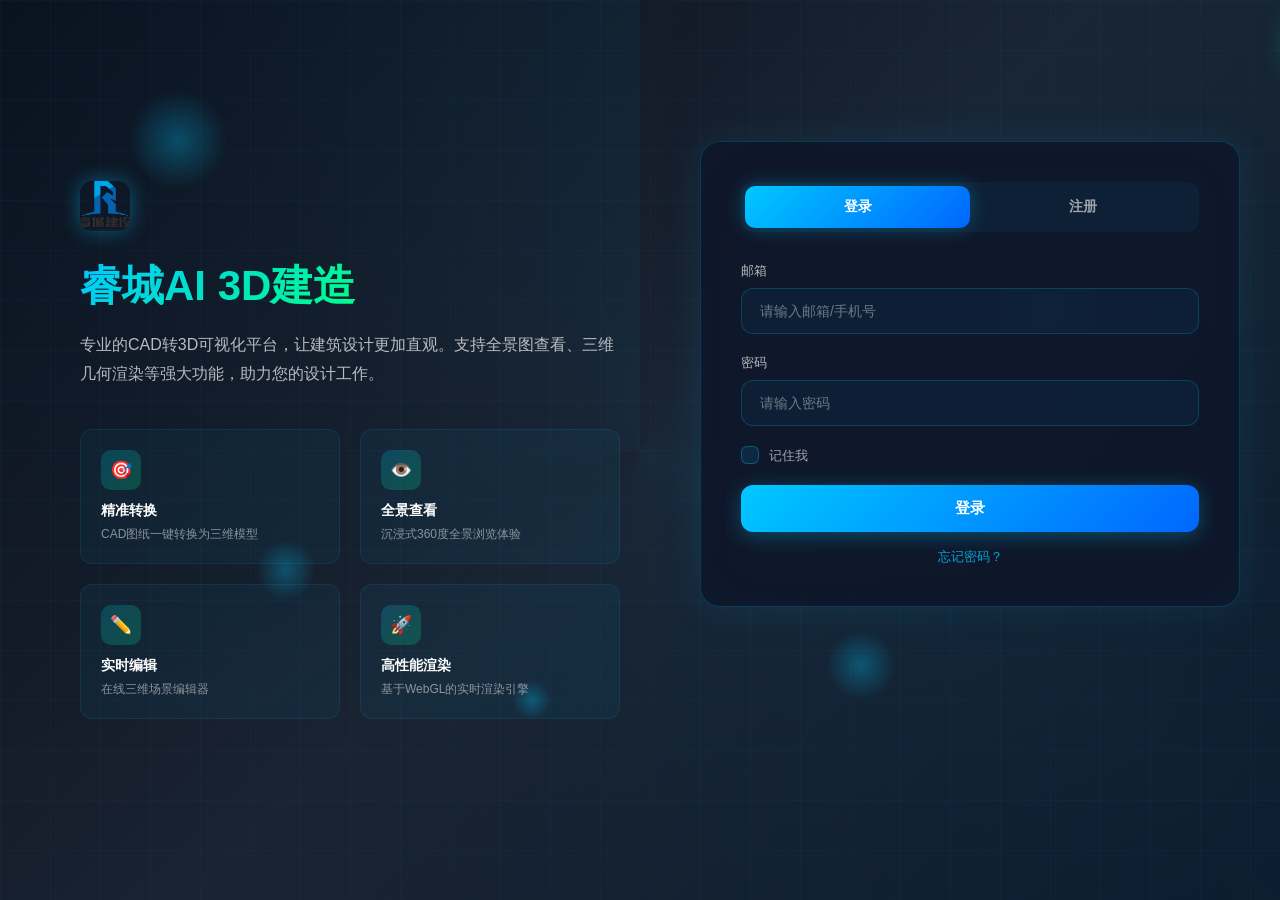
<file: index.html>
<!DOCTYPE html>
<html lang="zh-CN">
<head>
    <meta charset="UTF-8">
    <meta name="viewport" content="width=device-width, initial-scale=1.0">
    <title>睿城AI 3D建造 - 登录注册</title>
    <link rel="stylesheet" href="styles/login.css">
</head>
<body>
    <div class="bg-animation">
        <div class="grid-lines"></div>
        <div class="floating-elements">
            <div class="float"></div>
            <div class="float"></div>
            <div class="float"></div>
            <div class="float"></div>
            <div class="float"></div>
        </div>
    </div>

    <div class="container">
        <div class="wrapper">
            <div class="info-section">
                <div class="logo">
                    <div class="logo-icon"><img src="images/logo.png" alt="睿城AI"></div>
                </div>
                
                <h1 class="title">
                    <span class="title-highlight">睿城AI  3D建造</span>
                </h1>
                
                <p class="description">
                    专业的CAD转3D可视化平台，让建筑设计更加直观。支持全景图查看、三维几何渲染等强大功能，助力您的设计工作。
                </p>
                
                <div class="features">
                    <div class="feature-card">
                        <div class="feature-icon">🎯</div>
                        <div class="feature-title">精准转换</div>
                        <div class="feature-desc">CAD图纸一键转换为三维模型</div>
                    </div>
                    <div class="feature-card">
                        <div class="feature-icon">👁️</div>
                        <div class="feature-title">全景查看</div>
                        <div class="feature-desc">沉浸式360度全景浏览体验</div>
                    </div>
                    <div class="feature-card">
                        <div class="feature-icon">✏️</div>
                        <div class="feature-title">实时编辑</div>
                        <div class="feature-desc">在线三维场景编辑器</div>
                    </div>
                    <div class="feature-card">
                        <div class="feature-icon">🚀</div>
                        <div class="feature-title">高性能渲染</div>
                        <div class="feature-desc">基于WebGL的实时渲染引擎</div>
                    </div>
                </div>
            </div>

            <div class="form-section">
                <div class="form-container">
                    <div class="form-tabs">
                        <div class="tab active" data-tab="login">登录</div>
                        <div class="tab" data-tab="register">注册</div>
                    </div>

                    <form id="login-form" class="form active">
                        <div class="form-group">
                            <label class="form-label">邮箱</label>
                            <input type="email" class="form-input" placeholder="请输入邮箱/手机号" required>
                        </div>
                        <div class="form-group">
                            <label class="form-label">密码</label>
                            <input type="password" class="form-input" placeholder="请输入密码" required>
                        </div>
                        <div class="checkbox-group">
                            <label class="checkbox-wrapper">
                                <input type="checkbox" id="remember" class="checkbox">
                                <span class="checkbox-custom"></span>
                            </label>
                            <label for="remember" class="checkbox-label">记住我</label>
                        </div>
                        <button type="submit" class="btn-primary">登录</button>
                        <div class="forgot-link">
                            <a href="forgot-password.html">忘记密码？</a>
                        </div>
                    </form>

                    <form id="register-form" class="form">
                        <div class="form-row">
                            <div class="form-group">
                                <label class="form-label">姓名</label>
                                <input type="text" class="form-input" placeholder="请输入姓名" required>
                            </div>
                            <div class="form-group">
                                <label class="form-label">手机号</label>
                                <input type="tel" class="form-input" placeholder="请输入手机号" required>
                            </div>
                        </div>
                        <div class="form-group">
                            <label class="form-label">邮箱</label>
                            <input type="email" class="form-input" placeholder="请输入邮箱地址" required>
                        </div>
                        <div class="form-group">
                            <label class="form-label">密码</label>
                            <input type="password" class="form-input" placeholder="请输入密码（至少6位）" required>
                        </div>
                        <div class="form-group">
                            <label class="form-label">确认密码</label>
                            <input type="password" class="form-input" placeholder="请再次输入密码" required>
                        </div>
                        <div class="checkbox-group">
                            <label class="checkbox-wrapper">
                                <input type="checkbox" id="agree" class="checkbox" required>
                                <span class="checkbox-custom"></span>
                            </label>
                            <label for="agree" class="checkbox-label">我已阅读并同意<a href="#">用户协议</a>和<a href="#">隐私政策</a></label>
                        </div>
                        <button type="submit" class="btn-primary">注册</button>
                        <div class="terms-text">
                            注册即表示您同意我们的服务条款和隐私政策
                        </div>
                    </form>
                </div>
            </div>
        </div>
    </div>

    <div class="success-message" id="success-message">
        ✅ 操作成功！
    </div>

    <script src="js/login.js"></script>
</body>
</html>
</file>
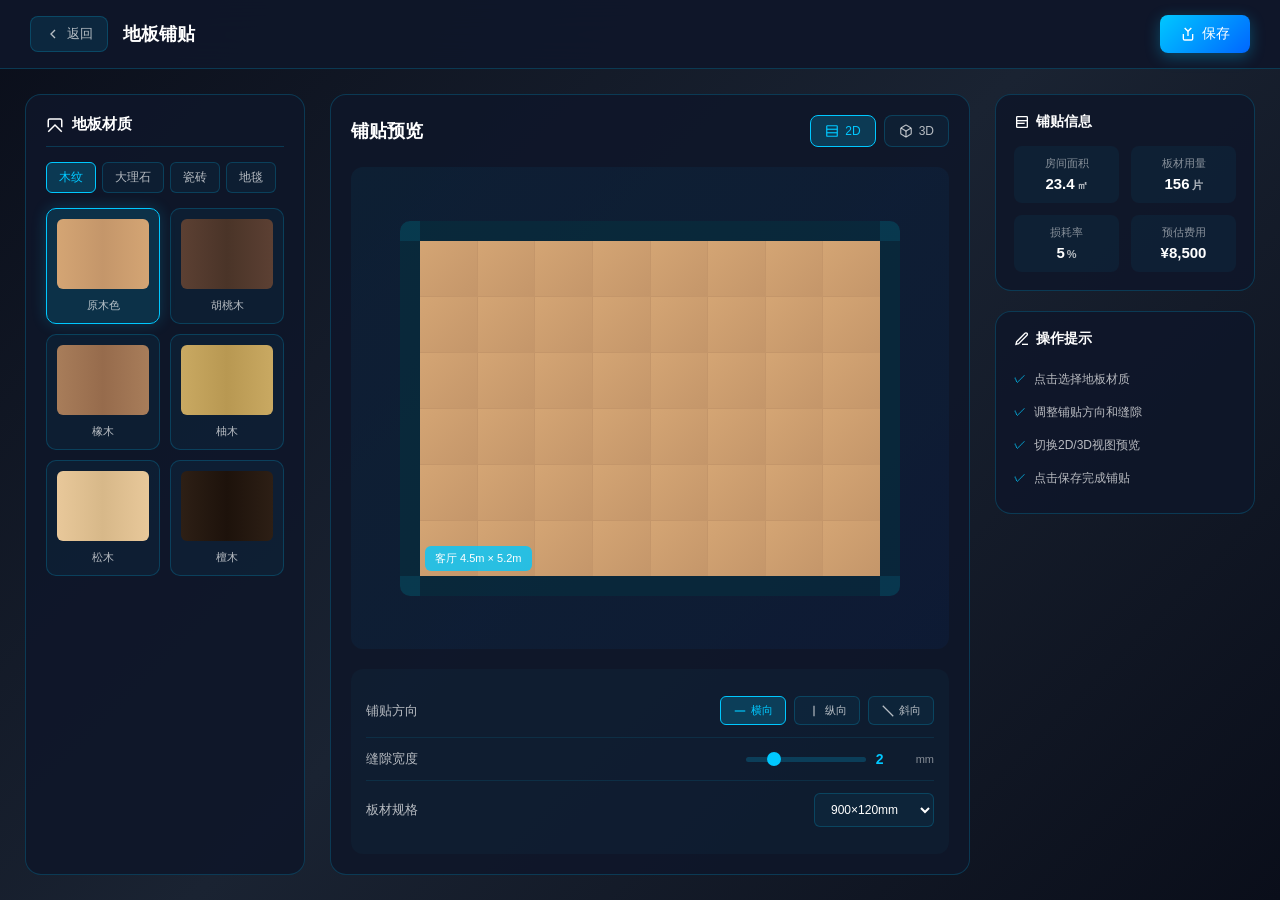
<file: floor-pattern.html>
<!DOCTYPE html>
<html lang="zh-CN">
<head>
    <meta charset="UTF-8">
    <meta name="viewport" content="width=device-width, initial-scale=1.0">
    <title>睿城AI - 地板铺贴</title>
    <link rel="stylesheet" href="styles/floor-pattern.css">
</head>
<body>
    <div class="page-container">
        <header class="page-header">
            <div class="header-left">
                <button class="back-btn" id="back-btn">
                    <svg viewBox="0 0 24 24" fill="none" stroke="currentColor" stroke-width="2">
                        <path d="M15 18l-6-6 6-6"></path>
                    </svg>
                    <span>返回</span>
                </button>
                <h1 class="page-title">地板铺贴</h1>
            </div>
            <div class="header-right">
                <button class="save-btn" id="save-btn">
                    <svg viewBox="0 0 24 24" fill="none" stroke="currentColor" stroke-width="2">
                        <path d="M19 12v7a2 2 0 0 1-2 2H7a2 2 0 0 1-2-2v-7"></path>
                        <polyline points="17 3 12 8 7 3"></polyline>
                        <line x1="12" y1="8" x2="12" y2="15"></line>
                    </svg>
                    <span>保存</span>
                </button>
            </div>
        </header>

        <main class="main-content">
            <aside class="pattern-panel">
                <h3 class="panel-title">
                    <svg viewBox="0 0 24 24" fill="none" stroke="currentColor" stroke-width="2">
                        <path d="M21 15V6a2 2 0 0 0-2-2H5a2 2 0 0 0-2 2v9"></path>
                        <polyline points="3 21 12 12 21 21"></polyline>
                    </svg>
                    地板材质
                </h3>
                
                <div class="pattern-categories">
                    <button class="category-btn active" data-category="wood">木纹</button>
                    <button class="category-btn" data-category="marble">大理石</button>
                    <button class="category-btn" data-category="tile">瓷砖</button>
                    <button class="category-btn" data-category="carpet">地毯</button>
                </div>

                <div class="pattern-grid" id="pattern-grid">
                    <div class="pattern-item" data-pattern="wood-1">
                        <div class="pattern-preview wood-pattern-1"></div>
                        <span class="pattern-name">原木色</span>
                    </div>
                    <div class="pattern-item" data-pattern="wood-2">
                        <div class="pattern-preview wood-pattern-2"></div>
                        <span class="pattern-name">胡桃木</span>
                    </div>
                    <div class="pattern-item" data-pattern="wood-3">
                        <div class="pattern-preview wood-pattern-3"></div>
                        <span class="pattern-name">橡木</span>
                    </div>
                    <div class="pattern-item" data-pattern="wood-4">
                        <div class="pattern-preview wood-pattern-4"></div>
                        <span class="pattern-name">柚木</span>
                    </div>
                    <div class="pattern-item" data-pattern="wood-5">
                        <div class="pattern-preview wood-pattern-5"></div>
                        <span class="pattern-name">松木</span>
                    </div>
                    <div class="pattern-item" data-pattern="wood-6">
                        <div class="pattern-preview wood-pattern-6"></div>
                        <span class="pattern-name">檀木</span>
                    </div>
                </div>
            </aside>

            <section class="preview-section">
                <div class="section-header">
                    <h2 class="section-title">铺贴预览</h2>
                    <div class="view-controls">
                        <button class="view-btn active" data-view="2d">
                            <svg viewBox="0 0 24 24" fill="none" stroke="currentColor" stroke-width="2">
                                <rect x="3" y="3" width="18" height="18" rx="1"></rect>
                                <line x1="3" y1="9" x2="21" y2="9"></line>
                                <line x1="3" y1="15" x2="21" y2="15"></line>
                            </svg>
                            <span>2D</span>
                        </button>
                        <button class="view-btn" data-view="3d">
                            <svg viewBox="0 0 24 24" fill="none" stroke="currentColor" stroke-width="2">
                                <path d="M21 16V8a2 2 0 0 0-1-1.73l-7-4a2 2 0 0 0-2 0l-7 4A2 2 0 0 0 3 8v8a2 2 0 0 0 1 1.73l7 4a2 2 0 0 0 2 0l7-4A2 2 0 0 0 21 16z"></path>
                                <polyline points="3.27 6.96 12 12.01 20.73 6.96"></polyline>
                                <line x1="12" y1="22.08" x2="12" y2="12"></line>
                            </svg>
                            <span>3D</span>
                        </button>
                    </div>
                </div>

                <div class="preview-container">
                    <div class="room-preview" id="room-preview">
                        <div class="room-layout">
                            <div class="room-wall north"></div>
                            <div class="room-wall south"></div>
                            <div class="room-wall east"></div>
                            <div class="room-wall west"></div>
                            <div class="floor-area" id="floor-area">
                                <div class="floor-grid" id="floor-grid"></div>
                            </div>
                            <div class="room-label">客厅 4.5m × 5.2m</div>
                        </div>
                    </div>
                </div>

                <div class="floor-settings">
                    <div class="setting-row">
                        <label>铺贴方向</label>
                        <div class="direction-buttons">
                            <button class="direction-btn active" data-direction="horizontal">
                                <svg viewBox="0 0 24 24" fill="none" stroke="currentColor" stroke-width="2">
                                    <line x1="3" y1="12" x2="21" y2="12"></line>
                                </svg>
                                <span>横向</span>
                            </button>
                            <button class="direction-btn" data-direction="vertical">
                                <svg viewBox="0 0 24 24" fill="none" stroke="currentColor" stroke-width="2">
                                    <line x1="12" y1="3" x2="12" y2="21"></line>
                                </svg>
                                <span>纵向</span>
                            </button>
                            <button class="direction-btn" data-direction="diagonal">
                                <svg viewBox="0 0 24 24" fill="none" stroke="currentColor" stroke-width="2">
                                    <line x1="3" y1="3" x2="21" y2="21"></line>
                                </svg>
                                <span>斜向</span>
                            </button>
                        </div>
                    </div>

                    <div class="setting-row">
                        <label>缝隙宽度</label>
                        <div class="gap-control">
                            <input type="range" id="gap-slider" min="0" max="10" value="2">
                            <span id="gap-value">2</span>
                            <span class="gap-unit">mm</span>
                        </div>
                    </div>

                    <div class="setting-row">
                        <label>板材规格</label>
                        <select class="spec-select">
                            <option value="900x120">900×120mm</option>
                            <option value="1200x150">1200×150mm</option>
                            <option value="1500x150">1500×150mm</option>
                            <option value="1800x150">1800×150mm</option>
                            <option value="600x600">600×600mm</option>
                        </select>
                    </div>
                </div>
            </section>

            <aside class="info-panel">
                <div class="info-card">
                    <h3 class="card-title">
                        <svg viewBox="0 0 24 24" fill="none" stroke="currentColor" stroke-width="2">
                            <rect x="4" y="4" width="16" height="16" rx="1"></rect>
                            <line x1="4" y1="10" x2="20" y2="10"></line>
                            <line x1="4" y1="14" x2="16" y2="14"></line>
                        </svg>
                        铺贴信息
                    </h3>
                    <div class="info-grid">
                        <div class="info-item">
                            <span class="info-label">房间面积</span>
                            <span class="info-value">23.4<span class="info-unit">㎡</span></span>
                        </div>
                        <div class="info-item">
                            <span class="info-label">板材用量</span>
                            <span class="info-value">156<span class="info-unit">片</span></span>
                        </div>
                        <div class="info-item">
                            <span class="info-label">损耗率</span>
                            <span class="info-value">5<span class="info-unit">%</span></span>
                        </div>
                        <div class="info-item">
                            <span class="info-label">预估费用</span>
                            <span class="info-value">¥8,500</span>
                        </div>
                    </div>
                </div>

                <div class="info-card">
                    <h3 class="card-title">
                        <svg viewBox="0 0 24 24" fill="none" stroke="currentColor" stroke-width="2">
                            <path d="M12 20h9"></path>
                            <path d="M16.5 3.5a2.121 2.121 0 0 1 3 3L7 19l-4 1 1-4L16.5 3.5z"></path>
                        </svg>
                        操作提示
                    </h3>
                    <ul class="tip-list">
                        <li>点击选择地板材质</li>
                        <li>调整铺贴方向和缝隙</li>
                        <li>切换2D/3D视图预览</li>
                        <li>点击保存完成铺贴</li>
                    </ul>
                </div>
            </aside>
        </main>
    </div>

    <script src="js/floor-pattern.js"></script>
</body>
</html>
</file>
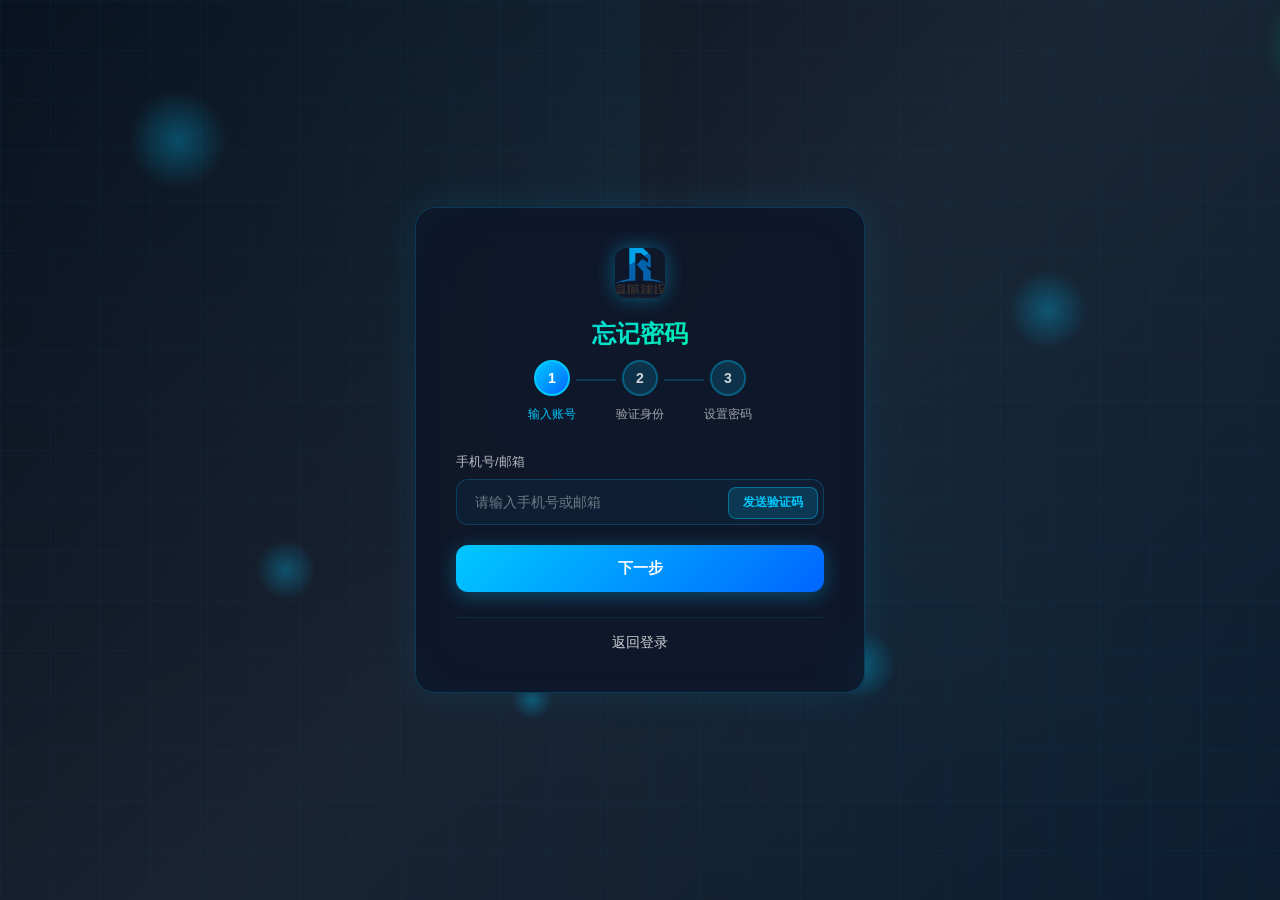
<file: forgot-password.html>
<!DOCTYPE html>
<html lang="zh-CN">
<head>
    <meta charset="UTF-8">
    <meta name="viewport" content="width=device-width, initial-scale=1.0">
    <title>睿城AI 3D建造 - 忘记密码</title>
    <link rel="stylesheet" href="styles/login.css">
    <style>
        :root {
            --text-primary: #ffffff;
            --text-secondary: rgba(255, 255, 255, 0.8);
            --text-muted: rgba(255, 255, 255, 0.6);
            --accent-primary: #00c8ff;
            --accent-secondary: #0066ff;
            --border-color: rgba(0, 200, 255, 0.3);
        }

        .step-indicator {
            display: flex;
            justify-content: center;
            margin-bottom: 30px;
            gap: 40px;
        }

        .step {
            display: flex;
            flex-direction: column;
            align-items: center;
            position: relative;
        }

        .step-number {
            width: 36px;
            height: 36px;
            border-radius: 50%;
            background: rgba(0, 200, 255, 0.15);
            border: 2px solid rgba(0, 200, 255, 0.3);
            display: flex;
            align-items: center;
            justify-content: center;
            font-size: 14px;
            font-weight: 600;
            color: rgba(255, 255, 255, 0.8);
            transition: all 0.3s ease;
        }

        .step.active .step-number {
            background: linear-gradient(135deg, #00c8ff, #0066ff);
            border-color: #00c8ff;
            color: white;
        }

        .step.completed .step-number {
            background: rgba(0, 255, 136, 0.2);
            border-color: #00ff88;
            color: #00ff88;
        }

        .step-label {
            margin-top: 10px;
            font-size: 12px;
            color: rgba(255, 255, 255, 0.6);
        }

        .step.active .step-label {
            color: #00c8ff;
        }

        .step.completed .step-label {
            color: #00ff88;
        }

        .step::after {
            content: '';
            position: absolute;
            top: 32%;
            left: 91%;
            transform: translateY(-50%);
            width: 40px;
            height: 2px;
            background: rgba(0, 200, 255, 0.2);
            margin-left: 4px;
        }

        .step:last-child::after {
            display: none;
        }

        .step.completed::after {
            background: #00ff88;
        }

        .form-step {
            display: none;
        }

        .form-step.active {
            display: block;
            animation: fadeIn 0.3s ease;
        }

        @keyframes fadeIn {
            from { opacity: 0; transform: translateY(10px); }
            to { opacity: 1; transform: translateY(0); }
        }

        .input-group {
            position: relative;
        }

        .input-group .form-input {
            padding-right: 110px;
            height: 46px;
        }

        .send-code-btn {
            position: absolute;
            right: 6px;
            top: 69%;
            transform: translateY(-50%);
            padding: 8px 14px;
            background: rgba(0, 200, 255, 0.15);
            border: 1px solid rgba(0, 200, 255, 0.4);
            border-radius: 8px;
            color: #00c8ff;
            font-size: 12px;
            font-weight: 600;
            cursor: pointer;
            transition: all 0.2s ease;
            white-space: nowrap;
            height: 32px;
            display: flex;
            align-items: center;
            justify-content: center;
        }

        .send-code-btn:hover:not(:disabled) {
            background: rgba(0, 200, 255, 0.25);
            border-color: #00c8ff;
        }

        .send-code-btn:disabled {
            opacity: 0.5;
            cursor: not-allowed;
        }

        .back-link {
            text-align: center;
            margin-top: 25px;
            padding-top: 15px;
            border-top: 1px solid rgba(0, 200, 255, 0.1);
        }

        .back-link a {
            color: rgba(255, 255, 255, 0.8);
            text-decoration: none;
            font-size: 14px;
            transition: color 0.2s ease;
        }

        .back-link a:hover {
            color: #00c8ff;
        }

        .form-step .btn-secondary {
            margin-top: 10px;
        }
    </style>
</head>
<body>
    <div class="bg-animation">
        <div class="grid-lines"></div>
        <div class="floating-elements">
            <div class="float"></div>
            <div class="float"></div>
            <div class="float"></div>
            <div class="float"></div>
            <div class="float"></div>
        </div>
    </div>

    <div class="container">
        <div class="wrapper forgot-wrapper">
            <div class="form-section forgot-section">
                <div class="form-container">
                    <div class="logo">
                        <div class="logo-icon"><img src="images/logo.png" alt="睿城AI"></div>
                    </div>
                    
                    <h2 class="form-title">忘记密码</h2>
                    
                    <div class="step-indicator">
                        <div class="step active" data-step="1">
                            <div class="step-number">1</div>
                            <div class="step-label">输入账号</div>
                        </div>
                        <div class="step" data-step="2">
                            <div class="step-number">2</div>
                            <div class="step-label">验证身份</div>
                        </div>
                        <div class="step" data-step="3">
                            <div class="step-number">3</div>
                            <div class="step-label">设置密码</div>
                        </div>
                    </div>

                    <form id="forgot-form">
                        <div class="form-step active" id="step1">
                            <div class="form-group input-group">
                                <label class="form-label">手机号/邮箱</label>
                                <input type="text" class="form-input" id="account" placeholder="请输入手机号或邮箱">
                                <button type="button" class="send-code-btn" id="send-code-btn">发送验证码</button>
                            </div>
                            <button type="button" class="btn-primary" id="next-step1">下一步</button>
                        </div>

                        <div class="form-step" id="step2">
                            <div class="form-group">
                                <label class="form-label">验证码</label>
                                <input type="text" class="form-input" id="code" placeholder="请输入收到的验证码">
                            </div>
                            <button type="button" class="btn-primary" id="next-step2">下一步</button>
                            <button type="button" class="btn-secondary" id="back-step1">上一步</button>
                        </div>

                        <div class="form-step" id="step3">
                            <div class="form-group">
                                <label class="form-label">新密码</label>
                                <input type="password" class="form-input" id="new-password" placeholder="请输入新密码（至少6位）">
                            </div>
                            <div class="form-group">
                                <label class="form-label">确认密码</label>
                                <input type="password" class="form-input" id="confirm-password" placeholder="请再次输入新密码">
                            </div>
                            <button type="button" class="btn-primary" id="confirm-btn">确认修改</button>
                            <button type="button" class="btn-secondary" id="back-step2">上一步</button>
                        </div>
                    </form>

                    <div class="back-link">
                        <a href="index.html">返回登录</a>
                    </div>
                </div>
            </div>
        </div>
    </div>

    <div class="success-message" id="success-message">
        ✅ 操作成功！
    </div>

    <script src="js/forgot-password.js"></script>
</body>
</html>
</file>
<file: styles/login.css>
* {
    margin: 0;
    padding: 0;
    box-sizing: border-box;
}

body {
    font-family: 'Segoe UI', Tahoma, Geneva, Verdana, sans-serif;
    background: linear-gradient(135deg, #0a0e1a 0%, #1a2332 50%, #0d1526 100%);
    min-height: 100vh;
    overflow: hidden;
    position: relative;
}

.bg-animation {
    position: fixed;
    top: 0;
    left: 0;
    width: 100%;
    height: 100%;
    overflow: hidden;
    z-index: 0;
}

.bg-animation::before {
    content: '';
    position: absolute;
    top: -50%;
    left: -50%;
    width: 200%;
    height: 200%;
    background: conic-gradient(from 0deg, transparent, rgba(0, 200, 255, 0.05), transparent, rgba(0, 200, 255, 0.05));
    animation: rotate 30s linear infinite;
}

@keyframes rotate {
    from { transform: rotate(0deg); }
    to { transform: rotate(360deg); }
}

.grid-lines {
    position: absolute;
    top: 0;
    left: 0;
    width: 100%;
    height: 100%;
    background-image: 
        linear-gradient(rgba(0, 200, 255, 0.03) 1px, transparent 1px),
        linear-gradient(90deg, rgba(0, 200, 255, 0.03) 1px, transparent 1px);
    background-size: 50px 50px;
}

.floating-elements {
    position: absolute;
    width: 100%;
    height: 100%;
}

.float {
    position: absolute;
    border-radius: 50%;
    background: radial-gradient(circle, rgba(0, 200, 255, 0.3) 0%, transparent 70%);
    animation: floatMove 20s ease-in-out infinite;
}

.float:nth-child(1) { width: 100px; height: 100px; top: 10%; left: 10%; animation-delay: 0s; }
.float:nth-child(2) { width: 60px; height: 60px; top: 60%; left: 20%; animation-delay: -5s; }
.float:nth-child(3) { width: 80px; height: 80px; top: 30%; right: 15%; animation-delay: -10s; }
.float:nth-child(4) { width: 40px; height: 40px; bottom: 20%; left: 40%; animation-delay: -15s; }
.float:nth-child(5) { width: 70px; height: 70px; top: 70%; right: 30%; animation-delay: -8s; }

@keyframes floatMove {
    0%, 100% { transform: translateY(0) translateX(0); opacity: 0.5; }
    25% { transform: translateY(-20px) translateX(10px); opacity: 0.8; }
    50% { transform: translateY(-10px) translateX(-10px); opacity: 0.5; }
    75% { transform: translateY(-30px) translateX(5px); opacity: 0.7; }
}

.container {
    position: relative;
    z-index: 10;
    display: flex;
    justify-content: center;
    align-items: center;
    min-height: 100vh;
    padding: 20px;
}

.wrapper {
    display: flex;
    gap: 40px;
    max-width: 1200px;
    width: 100%;
}

.info-section {
    flex: 1;
    color: white;
    padding: 40px;
    animation: slideInLeft 0.6s ease-out;
}

@keyframes slideInLeft {
    from { opacity: 0; transform: translateX(-30px); }
    to { opacity: 1; transform: translateX(0); }
}

.logo {
    display: flex;
    align-items: center;
    gap: 15px;
    margin-bottom: 30px;
}

.logo-icon {
    width: 50px;
    height: 50px;
    border-radius: 12px;
    overflow: hidden;
    box-shadow: 0 0 20px rgba(0, 200, 255, 0.4);
}

.logo-icon img {
    width: 100%;
    height: 100%;
    object-fit: cover;
}

.logo-text {
    font-size: 24px;
    font-weight: 700;
    background: linear-gradient(135deg, #00c8ff, #00ff88);
    -webkit-background-clip: text;
    -webkit-text-fill-color: transparent;
    background-clip: text;
}

.title {
    font-size: 42px;
    font-weight: 800;
    margin-bottom: 20px;
    line-height: 1.2;
}

.title-highlight {
    background: linear-gradient(135deg, #00c8ff, #00ff88);
    -webkit-background-clip: text;
    -webkit-text-fill-color: transparent;
    background-clip: text;
}

.description {
    font-size: 16px;
    color: rgba(255, 255, 255, 0.7);
    margin-bottom: 40px;
    line-height: 1.8;
}

.features {
    display: grid;
    grid-template-columns: 1fr 1fr;
    gap: 20px;
}

.feature-card {
    background: rgba(0, 200, 255, 0.05);
    border: 1px solid rgba(0, 200, 255, 0.1);
    border-radius: 12px;
    padding: 20px;
    transition: all 0.3s ease;
}

.feature-card:hover {
    background: rgba(0, 200, 255, 0.1);
    border-color: rgba(0, 200, 255, 0.3);
    transform: translateY(-2px);
}

.feature-icon {
    width: 40px;
    height: 40px;
    background: linear-gradient(135deg, rgba(0, 200, 255, 0.2), rgba(0, 255, 136, 0.2));
    border-radius: 10px;
    display: flex;
    align-items: center;
    justify-content: center;
    margin-bottom: 12px;
    font-size: 18px;
}

.feature-title {
    font-size: 14px;
    font-weight: 600;
    margin-bottom: 6px;
}

.feature-desc {
    font-size: 12px;
    color: rgba(255, 255, 255, 0.5);
}

.form-section {
    flex: 1;
    animation: slideInRight 0.6s ease-out;
}

@keyframes slideInRight {
    from { opacity: 0; transform: translateX(30px); }
    to { opacity: 1; transform: translateX(0); }
}

.form-container {
    background: rgba(15, 23, 42, 0.9);
    backdrop-filter: blur(20px);
    border: 1px solid rgba(0, 200, 255, 0.2);
    border-radius: 20px;
    padding: 40px;
    box-shadow: 0 0 40px rgba(0, 200, 255, 0.1),
                inset 0 0 60px rgba(0, 200, 255, 0.02);
}

.form-tabs {
    display: flex;
    background: rgba(0, 200, 255, 0.05);
    border-radius: 12px;
    padding: 4px;
    margin-bottom: 30px;
}

.tab {
    flex: 1;
    text-align: center;
    padding: 12px 20px;
    border-radius: 10px;
    cursor: pointer;
    font-size: 14px;
    font-weight: 600;
    transition: all 0.3s ease;
    color: rgba(255, 255, 255, 0.6);
}

.tab.active {
    background: linear-gradient(135deg, #00c8ff, #0066ff);
    color: white;
    box-shadow: 0 0 20px rgba(0, 200, 255, 0.3);
}

.form {
    display: none;
}

.form.active {
    display: block;
    animation: fadeIn 0.3s ease;
}

@keyframes fadeIn {
    from { opacity: 0; }
    to { opacity: 1; }
}

.form-group {
    margin-bottom: 20px;
}

.form-label {
    display: block;
    font-size: 13px;
    color: rgba(255, 255, 255, 0.7);
    margin-bottom: 8px;
    font-weight: 500;
}

.form-input {
    width: 100%;
    padding: 14px 18px;
    background: rgba(0, 200, 255, 0.05);
    border: 1px solid rgba(0, 200, 255, 0.2);
    border-radius: 12px;
    color: white;
    font-size: 14px;
    outline: none;
    transition: all 0.3s ease;
}

.form-input:focus {
    border-color: #00c8ff;
    box-shadow: 0 0 20px rgba(0, 200, 255, 0.2);
}

.form-input::placeholder {
    color: rgba(255, 255, 255, 0.4);
}

.form-row {
    display: grid;
    grid-template-columns: 1fr 1fr;
    gap: 15px;
}

.checkbox-group {
    display: flex;
    align-items: center;
    gap: 10px;
    margin-bottom: 20px;
}

.checkbox-wrapper {
    position: relative;
    display: inline-block;
}

.checkbox {
    width: 0;
    height: 0;
    opacity: 0;
    position: absolute;
    cursor: pointer;
}

.checkbox-custom {
    width: 18px;
    height: 18px;
    background: rgba(0, 200, 255, 0.1);
    border: 1px solid rgba(0, 200, 255, 0.3);
    border-radius: 6px;
    display: inline-flex;
    align-items: center;
    justify-content: center;
    cursor: pointer;
    transition: all 0.3s ease;
}

.checkbox:checked + .checkbox-custom {
    background: linear-gradient(135deg, #00c8ff, #0066ff);
    border-color: #00c8ff;
    box-shadow: 0 0 10px rgba(0, 200, 255, 0.4);
}

.checkbox-custom::after {
    content: '';
    width: 5px;
    height: 10px;
    border: solid white;
    border-width: 0 2px 2px 0;
    transform: rotate(45deg);
    opacity: 0;
    transition: opacity 0.3s ease;
}

.checkbox:checked + .checkbox-custom::after {
    opacity: 1;
}

.checkbox:hover + .checkbox-custom {
    border-color: #00c8ff;
    background: rgba(0, 200, 255, 0.15);
}

.checkbox-label {
    font-size: 13px;
    color: rgba(255, 255, 255, 0.6);
    cursor: pointer;
}

.btn-primary {
    width: 100%;
    padding: 14px;
    background: linear-gradient(135deg, #00c8ff, #0066ff);
    border: none;
    border-radius: 12px;
    color: white;
    font-size: 15px;
    font-weight: 600;
    cursor: pointer;
    transition: all 0.3s ease;
    box-shadow: 0 4px 20px rgba(0, 200, 255, 0.3);
}

.btn-primary:hover {
    transform: translateY(-2px);
    box-shadow: 0 6px 30px rgba(0, 200, 255, 0.4);
}

.btn-primary:active {
    transform: translateY(0);
}

.divider {
    display: flex;
    align-items: center;
    gap: 15px;
    margin: 25px 0;
}

.divider-line {
    flex: 1;
    height: 1px;
    background: linear-gradient(90deg, transparent, rgba(0, 200, 255, 0.3), transparent);
}

.divider-text {
    font-size: 12px;
    color: rgba(255, 255, 255, 0.5);
}

.btn-secondary {
    width: 100%;
    padding: 14px;
    background: rgba(0, 200, 255, 0.05);
    border: 1px solid rgba(0, 200, 255, 0.2);
    border-radius: 12px;
    color: white;
    font-size: 15px;
    font-weight: 500;
    cursor: pointer;
    transition: all 0.3s ease;
}

.btn-secondary:hover {
    background: rgba(0, 200, 255, 0.1);
    border-color: rgba(0, 200, 255, 0.4);
}

.forgot-link {
    text-align: center;
    margin-top: 15px;
}

.forgot-link a {
    color: rgba(0, 200, 255, 0.8);
    font-size: 13px;
    text-decoration: none;
    transition: color 0.3s ease;
}

.forgot-link a:hover {
    color: #00c8ff;
}

.terms-text {
    font-size: 12px;
    color: rgba(255, 255, 255, 0.5);
    text-align: center;
    margin-top: 15px;
}

.terms-text a {
    color: rgba(0, 200, 255, 0.8);
    text-decoration: none;
}

.terms-text a:hover {
    text-decoration: underline;
}

.success-message {
    position: fixed;
    top: 20px;
    right: 20px;
    background: linear-gradient(135deg, #00ff88, #00c8ff);
    color: #0a0e1a;
    padding: 15px 25px;
    border-radius: 12px;
    font-weight: 600;
    box-shadow: 0 0 30px rgba(0, 255, 136, 0.4);
    transform: translateX(120%);
    transition: transform 0.3s ease;
    z-index: 100;
}

.success-message.show {
    transform: translateX(0);
}

.forgot-wrapper {
    justify-content: center;
}

.forgot-section {
    max-width: 450px;
    width: 100%;
}

.forgot-section .logo {
    justify-content: center;
    margin-bottom: 20px;
}

.form-title {
    text-align: center;
    font-size: 24px;
    font-weight: 700;
    margin-bottom: 10px;
    background: linear-gradient(135deg, #00c8ff, #00ff88);
    -webkit-background-clip: text;
    -webkit-text-fill-color: transparent;
    background-clip: text;
}

@media (max-width: 900px) {
    .wrapper {
        flex-direction: column;
    }

    .info-section {
        padding: 20px;
        text-align: center;
    }

    .title {
        font-size: 32px;
    }

    .features {
        grid-template-columns: 1fr;
    }

    .form-container {
        padding: 30px;
    }
}
</file>
<file: styles/floor-pattern.css>
:root {
    --bg-primary: #0a0e1a;
    --bg-secondary: #1a2332;
    --bg-card: rgba(15, 23, 42, 0.9);
    --text-primary: #ffffff;
    --text-secondary: rgba(255, 255, 255, 0.7);
    --text-muted: rgba(255, 255, 255, 0.5);
    --accent-primary: #00c8ff;
    --accent-secondary: #0066ff;
    --border-color: rgba(0, 200, 255, 0.2);
}

* {
    margin: 0;
    padding: 0;
    box-sizing: border-box;
}

body {
    font-family: 'Segoe UI', Tahoma, Geneva, Verdana, sans-serif;
    background: linear-gradient(135deg, var(--bg-primary) 0%, var(--bg-secondary) 50%, var(--bg-primary) 100%);
    min-height: 100vh;
    color: var(--text-primary);
}

.page-container {
    min-height: 100vh;
    display: flex;
    flex-direction: column;
}

.page-header {
    display: flex;
    justify-content: space-between;
    align-items: center;
    padding: 15px 30px;
    background: rgba(15, 23, 42, 0.95);
    backdrop-filter: blur(24px);
    border-bottom: 1px solid var(--border-color);
}

.header-left {
    display: flex;
    align-items: center;
    gap: 15px;
}

.back-btn {
    display: flex;
    align-items: center;
    gap: 6px;
    padding: 8px 14px;
    background: rgba(0, 200, 255, 0.1);
    border: 1px solid var(--border-color);
    border-radius: 8px;
    color: var(--text-secondary);
    font-size: 13px;
    cursor: pointer;
    transition: all 0.3s ease;
}

.back-btn svg {
    width: 16px;
    height: 16px;
}

.back-btn:hover {
    background: rgba(0, 200, 255, 0.2);
    border-color: var(--accent-primary);
    color: var(--accent-primary);
}

.page-title {
    font-size: 18px;
    font-weight: 600;
    color: var(--text-primary);
}

.header-right {
    display: flex;
    gap: 10px;
}

.save-btn {
    display: flex;
    align-items: center;
    gap: 6px;
    padding: 10px 20px;
    background: linear-gradient(135deg, var(--accent-primary), var(--accent-secondary));
    border: none;
    border-radius: 8px;
    color: white;
    font-size: 14px;
    font-weight: 500;
    cursor: pointer;
    transition: all 0.3s ease;
    box-shadow: 0 4px 15px rgba(0, 200, 255, 0.3);
}

.save-btn svg {
    width: 16px;
    height: 16px;
}

.save-btn:hover {
    transform: translateY(-2px);
    box-shadow: 0 6px 20px rgba(0, 200, 255, 0.4);
}

.main-content {
    flex: 1;
    display: flex;
    gap: 25px;
    padding: 25px;
    max-width: 1800px;
    margin: 0 auto;
    width: 100%;
}

.pattern-panel {
    width: 280px;
    background: var(--bg-card);
    border: 1px solid var(--border-color);
    border-radius: 16px;
    padding: 20px;
    flex-shrink: 0;
}

.panel-title {
    font-size: 15px;
    font-weight: 600;
    margin-bottom: 15px;
    display: flex;
    align-items: center;
    gap: 8px;
    padding-bottom: 12px;
    border-bottom: 1px solid var(--border-color);
}

.panel-title svg {
    width: 18px;
    height: 18px;
}

.pattern-categories {
    display: flex;
    gap: 6px;
    margin-bottom: 15px;
    flex-wrap: wrap;
}

.category-btn {
    padding: 6px 12px;
    background: rgba(0, 200, 255, 0.05);
    border: 1px solid var(--border-color);
    border-radius: 6px;
    color: var(--text-secondary);
    font-size: 12px;
    cursor: pointer;
    transition: all 0.2s ease;
}

.category-btn:hover {
    background: rgba(0, 200, 255, 0.15);
}

.category-btn.active {
    background: rgba(0, 200, 255, 0.2);
    border-color: var(--accent-primary);
    color: var(--accent-primary);
}

.pattern-grid {
    display: grid;
    grid-template-columns: 1fr 1fr;
    gap: 10px;
}

.pattern-item {
    background: rgba(0, 200, 255, 0.05);
    border: 1px solid var(--border-color);
    border-radius: 10px;
    padding: 10px;
    cursor: pointer;
    transition: all 0.3s ease;
    text-align: center;
}

.pattern-item:hover {
    border-color: var(--accent-primary);
    transform: translateY(-2px);
}

.pattern-item.active {
    border-color: var(--accent-primary);
    background: rgba(0, 200, 255, 0.15);
    box-shadow: 0 0 15px rgba(0, 200, 255, 0.2);
}

.pattern-preview {
    width: 100%;
    height: 70px;
    border-radius: 6px;
    margin-bottom: 6px;
}

.wood-pattern-1 {
    background: linear-gradient(90deg, #d4a574 0%, #c4966a 50%, #d4a574 100%);
}

.wood-pattern-2 {
    background: linear-gradient(90deg, #5c4033 0%, #4a3428 50%, #5c4033 100%);
}

.wood-pattern-3 {
    background: linear-gradient(90deg, #a87d5a 0%, #966b4c 50%, #a87d5a 100%);
}

.wood-pattern-4 {
    background: linear-gradient(90deg, #c9a962 0%, #b89852 50%, #c9a962 100%);
}

.wood-pattern-5 {
    background: linear-gradient(90deg, #e8c89a 0%, #d7b889 50%, #e8c89a 100%);
}

.wood-pattern-6 {
    background: linear-gradient(90deg, #2d1f15 0%, #1d120b 50%, #2d1f15 100%);
}

.pattern-name {
    font-size: 11px;
    color: var(--text-secondary);
}

.preview-section {
    flex: 1;
    background: var(--bg-card);
    border: 1px solid var(--border-color);
    border-radius: 16px;
    padding: 20px;
    display: flex;
    flex-direction: column;
}

.section-header {
    display: flex;
    justify-content: space-between;
    align-items: center;
    margin-bottom: 20px;
}

.section-title {
    font-size: 18px;
    font-weight: 600;
}

.view-controls {
    display: flex;
    gap: 8px;
}

.view-btn {
    display: flex;
    align-items: center;
    gap: 6px;
    padding: 8px 14px;
    background: rgba(0, 200, 255, 0.05);
    border: 1px solid var(--border-color);
    border-radius: 8px;
    color: var(--text-secondary);
    font-size: 12px;
    cursor: pointer;
    transition: all 0.2s ease;
}

.view-btn svg {
    width: 14px;
    height: 14px;
}

.view-btn:hover {
    background: rgba(0, 200, 255, 0.15);
}

.view-btn.active {
    background: rgba(0, 200, 255, 0.2);
    border-color: var(--accent-primary);
    color: var(--accent-primary);
}

.preview-container {
    flex: 1;
    background: linear-gradient(135deg, rgba(0, 200, 255, 0.05), rgba(0, 102, 255, 0.05));
    border-radius: 12px;
    padding: 20px;
    display: flex;
    align-items: center;
    justify-content: center;
    min-height: 400px;
    margin-bottom: 20px;
}

.room-preview {
    width: 100%;
    max-width: 500px;
}

.room-layout {
    position: relative;
    width: 100%;
    aspect-ratio: 4/3;
    background: rgba(0, 0, 0, 0.3);
    border-radius: 10px;
    overflow: hidden;
}

.room-wall {
    position: absolute;
    background: rgba(0, 200, 255, 0.1);
}

.room-wall.north {
    top: 0;
    left: 0;
    width: 100%;
    height: 20px;
}

.room-wall.south {
    bottom: 0;
    left: 0;
    width: 100%;
    height: 20px;
}

.room-wall.east {
    top: 0;
    right: 0;
    width: 20px;
    height: 100%;
}

.room-wall.west {
    top: 0;
    left: 0;
    width: 20px;
    height: 100%;
}

.floor-area {
    position: absolute;
    top: 20px;
    left: 20px;
    right: 20px;
    bottom: 20px;
    background: #d4a574;
    display: flex;
    align-items: center;
    justify-content: center;
}

.floor-grid {
    width: 100%;
    height: 100%;
    display: grid;
    grid-template-columns: repeat(8, 1fr);
    grid-template-rows: repeat(6, 1fr);
    gap: 1px;
    background: #c4966a;
}

.floor-tile {
    background: linear-gradient(135deg, #d4a574 0%, #c4966a 100%);
    transition: all 0.3s ease;
}

.room-label {
    position: absolute;
    bottom: 25px;
    left: 25px;
    padding: 5px 10px;
    background: rgba(0, 200, 255, 0.8);
    border-radius: 6px;
    font-size: 11px;
    font-weight: 500;
    color: white;
}

.floor-settings {
    background: rgba(0, 200, 255, 0.03);
    border-radius: 12px;
    padding: 15px;
}

.setting-row {
    display: flex;
    justify-content: space-between;
    align-items: center;
    padding: 12px 0;
    border-bottom: 1px solid rgba(0, 200, 255, 0.1);
}

.setting-row:last-child {
    border-bottom: none;
}

.setting-row label {
    font-size: 13px;
    color: var(--text-secondary);
}

.direction-buttons {
    display: flex;
    gap: 8px;
}

.direction-btn {
    display: flex;
    align-items: center;
    gap: 4px;
    padding: 6px 12px;
    background: rgba(0, 200, 255, 0.05);
    border: 1px solid var(--border-color);
    border-radius: 6px;
    color: var(--text-secondary);
    font-size: 11px;
    cursor: pointer;
    transition: all 0.2s ease;
}

.direction-btn svg {
    width: 14px;
    height: 14px;
}

.direction-btn:hover {
    background: rgba(0, 200, 255, 0.15);
}

.direction-btn.active {
    background: rgba(0, 200, 255, 0.2);
    border-color: var(--accent-primary);
    color: var(--accent-primary);
}

.gap-control {
    display: flex;
    align-items: center;
    gap: 10px;
}

.gap-control input[type="range"] {
    width: 120px;
    height: 5px;
    background: rgba(0, 200, 255, 0.2);
    border-radius: 3px;
    outline: none;
    -webkit-appearance: none;
    cursor: pointer;
}

.gap-control input[type="range"]::-webkit-slider-thumb {
    -webkit-appearance: none;
    width: 14px;
    height: 14px;
    background: var(--accent-primary);
    border-radius: 50%;
    cursor: pointer;
}

.gap-control span:first-of-type {
    font-size: 14px;
    font-weight: 600;
    color: var(--accent-primary);
    width: 30px;
}

.gap-unit {
    font-size: 11px;
    color: var(--text-muted);
}

.spec-select {
    padding: 8px 12px;
    background: rgba(0, 200, 255, 0.05);
    border: 1px solid var(--border-color);
    border-radius: 6px;
    color: var(--text-primary);
    font-size: 12px;
    cursor: pointer;
    outline: none;
}

.spec-select:focus {
    border-color: var(--accent-primary);
}

.info-panel {
    width: 260px;
    display: flex;
    flex-direction: column;
    gap: 20px;
    flex-shrink: 0;
}

.info-card {
    background: var(--bg-card);
    border: 1px solid var(--border-color);
    border-radius: 16px;
    padding: 18px;
}

.card-title {
    font-size: 14px;
    font-weight: 600;
    margin-bottom: 15px;
    display: flex;
    align-items: center;
    gap: 6px;
}

.card-title svg {
    width: 16px;
    height: 16px;
}

.info-grid {
    display: grid;
    grid-template-columns: 1fr 1fr;
    gap: 12px;
}

.info-item {
    background: rgba(0, 200, 255, 0.05);
    border-radius: 8px;
    padding: 10px;
    text-align: center;
}

.info-label {
    display: block;
    font-size: 11px;
    color: var(--text-muted);
    margin-bottom: 4px;
}

.info-value {
    font-size: 15px;
    font-weight: 600;
    color: var(--text-primary);
}

.info-unit {
    font-size: 11px;
    color: var(--text-secondary);
    margin-left: 2px;
}

.tip-list {
    list-style: none;
    padding: 0;
    margin: 0;
}

.tip-list li {
    padding: 8px 0;
    padding-left: 20px;
    font-size: 12px;
    color: var(--text-secondary);
    position: relative;
}

.tip-list li::before {
    content: '✓';
    position: absolute;
    left: 0;
    color: var(--accent-primary);
    font-size: 12px;
}
</file>
